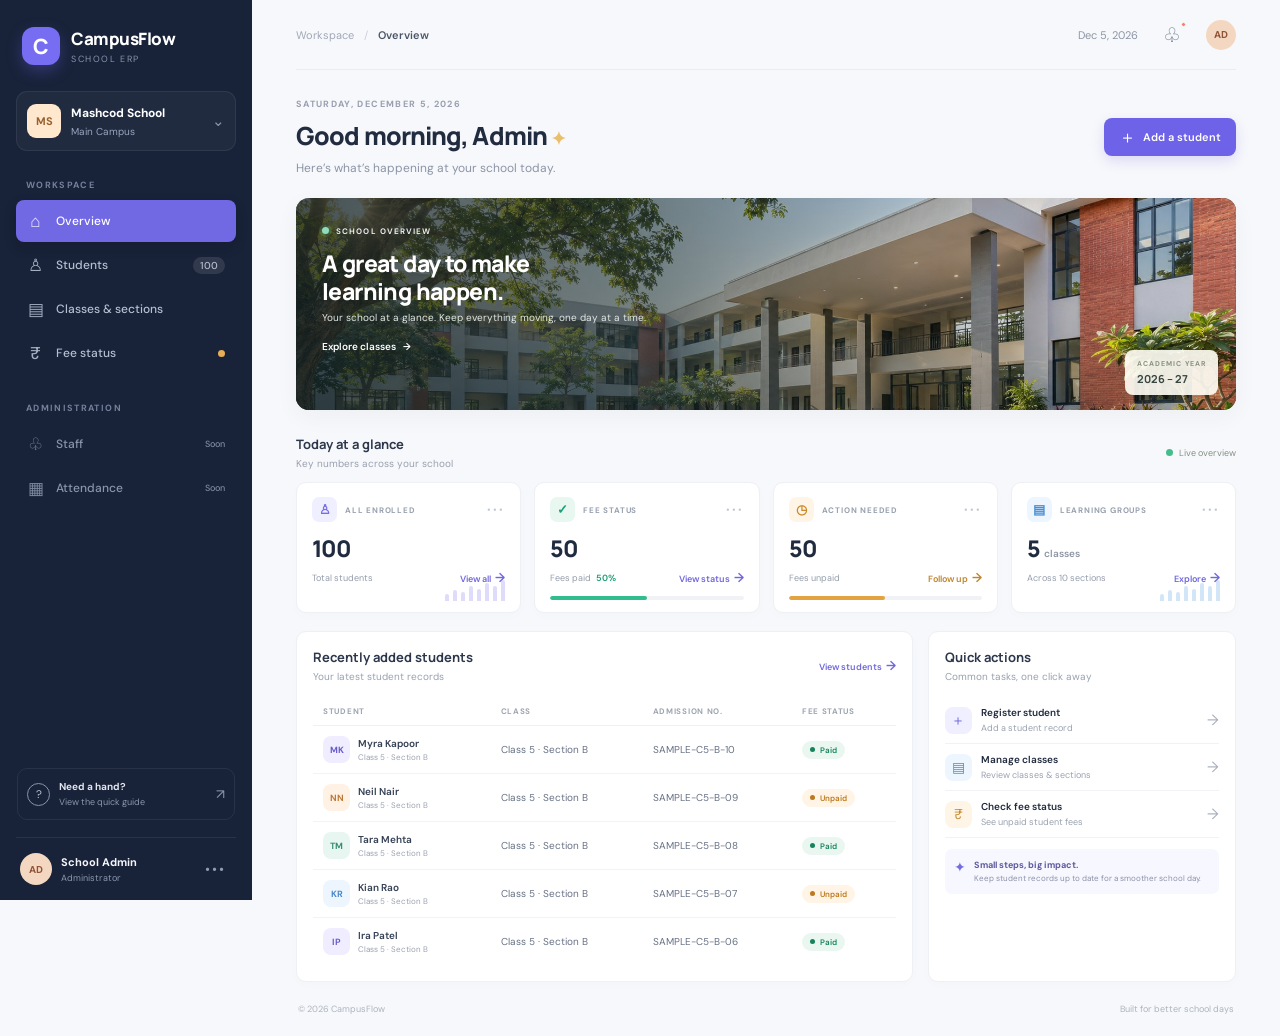
<file: frontend/prototype/index.html>
<!doctype html>
<html lang="en">
<head>
  <meta charset="utf-8">
  <meta name="viewport" content="width=device-width, initial-scale=1">
  <meta name="description" content="School ERP dashboard design prototype">
  <title>CampusFlow | School ERP</title>
  <link rel="stylesheet" href="styles.css">
</head>
<body>
  <aside class="sidebar" id="sidebar">
    <a class="brand" href="#overview" aria-label="CampusFlow home">
      <span class="brand-mark">C</span><span><strong>CampusFlow</strong><small>SCHOOL ERP</small></span>
    </a>
    <div class="school-switcher"><span class="school-avatar">MS</span><span><strong>Mashcod School</strong><small>Main Campus</small></span><span class="chevron">⌄</span></div>
    <nav class="main-nav" aria-label="Main navigation">
      <p class="nav-label">WORKSPACE</p>
      <button class="nav-item active" data-view="overview"><span class="nav-icon">⌂</span>Overview</button>
      <button class="nav-item" data-view="students"><span class="nav-icon">♙</span>Students <span class="nav-count">100</span></button>
      <button class="nav-item" data-view="classes"><span class="nav-icon">▤</span>Classes &amp; sections</button>
      <button class="nav-item" data-view="fees"><span class="nav-icon">₹</span>Fee status <span class="nav-dot"></span></button>
      <p class="nav-label nav-spaced">ADMINISTRATION</p>
      <button class="nav-item muted" title="Planned module"><span class="nav-icon">♧</span>Staff <span class="soon">Soon</span></button>
      <button class="nav-item muted" title="Planned module"><span class="nav-icon">▦</span>Attendance <span class="soon">Soon</span></button>
    </nav>
    <div class="sidebar-bottom"><div class="help-card"><span class="help-icon">?</span><div><strong>Need a hand?</strong><small>View the quick guide</small></div><span class="arrow">↗</span></div><div class="profile"><span class="profile-avatar">AD</span><span><strong>School Admin</strong><small>Administrator</small></span><button class="more" aria-label="Profile menu">•••</button></div></div>
  </aside>

  <main class="main-shell">
    <header class="topbar"><button id="menuButton" class="mobile-menu" aria-label="Open menu">☰</button><div class="breadcrumbs"><span>Workspace</span><b>/</b><strong id="breadcrumbCurrent">Overview</strong></div><div class="top-actions"><span class="today" id="todayLabel"></span><button class="icon-button" aria-label="Notifications">♧<i></i></button><span class="top-avatar">AD</span></div></header>

    <section class="view active-view" id="overviewView">
      <div class="page-heading"><div><p class="eyebrow" id="currentDate"></p><h1>Good morning, Admin <span class="wave">✦</span></h1><p class="subheading">Here’s what’s happening at your school today.</p></div><button class="button button-primary" data-go="students"><span>＋</span> Add a student</button></div>
      <section class="hero-card"><img src="assets/school-campus.jpg" alt="Modern school campus surrounded by greenery"><div class="hero-overlay"></div><div class="hero-copy"><span class="hero-tag"><span class="live-dot"></span> SCHOOL OVERVIEW</span><h2>A great day to make<br>learning happen.</h2><p>Your school at a glance. Keep everything moving, one day at a time.</p><button class="hero-link" data-go="classes">Explore classes <span>→</span></button></div><div class="hero-date"><span>ACADEMIC YEAR</span><strong>2026 – 27</strong></div></section>
      <div class="section-heading"><div><h2>Today at a glance</h2><p>Key numbers across your school</p></div><span class="updated-label"><span class="status-dot"></span> Live overview</span></div>
      <div class="stats-grid">
        <article class="stat-card"><div class="stat-top"><span class="stat-icon icon-violet">♙</span><span class="stat-kicker">ALL ENROLLED</span><span class="stat-menu">•••</span></div><strong class="stat-value">100</strong><div class="stat-bottom"><span class="stat-caption">Total students</span><button class="text-link" data-go="students">View all <span>→</span></button></div><div class="sparkline spark-purple"><i></i><i></i><i></i><i></i><i></i><i></i><i></i><i></i></div></article>
        <article class="stat-card"><div class="stat-top"><span class="stat-icon icon-green">✓</span><span class="stat-kicker">FEE STATUS</span><span class="stat-menu">•••</span></div><strong class="stat-value" id="paidCountCard">50</strong><div class="stat-bottom"><span class="stat-caption">Fees paid <em class="positive" id="paidPercent">50%</em></span><button class="text-link" data-go="fees">View status <span>→</span></button></div><div class="progress-track"><span class="progress-green" id="paidProgress" style="width:50%"></span></div></article>
        <article class="stat-card"><div class="stat-top"><span class="stat-icon icon-amber">◷</span><span class="stat-kicker">ACTION NEEDED</span><span class="stat-menu">•••</span></div><strong class="stat-value" id="unpaidCountCard">50</strong><div class="stat-bottom"><span class="stat-caption">Fees unpaid</span><button class="text-link text-amber" data-go="fees">Follow up <span>→</span></button></div><div class="progress-track"><span class="progress-amber" id="unpaidProgress" style="width:50%"></span></div></article>
        <article class="stat-card"><div class="stat-top"><span class="stat-icon icon-blue">▤</span><span class="stat-kicker">LEARNING GROUPS</span><span class="stat-menu">•••</span></div><strong class="stat-value">5 <small>classes</small></strong><div class="stat-bottom"><span class="stat-caption">Across 10 sections</span><button class="text-link" data-go="classes">Explore <span>→</span></button></div><div class="sparkline spark-blue"><i></i><i></i><i></i><i></i><i></i><i></i><i></i><i></i></div></article>
      </div>
      <div class="dashboard-grid"><section class="panel recent-panel"><div class="panel-heading"><div><h2>Recently added students</h2><p>Your latest student records</p></div><button class="text-link" data-go="students">View students <span>→</span></button></div><div class="table-wrap"><table><thead><tr><th>STUDENT</th><th>CLASS</th><th>ADMISSION NO.</th><th>FEE STATUS</th></tr></thead><tbody id="recentStudents"></tbody></table></div></section>
      <section class="panel quick-panel"><div class="panel-heading"><div><h2>Quick actions</h2><p>Common tasks, one click away</p></div></div><button class="quick-action" data-go="students"><span class="quick-icon quick-violet">＋</span><span><strong>Register student</strong><small>Add a student record</small></span><b>→</b></button><button class="quick-action" data-go="classes"><span class="quick-icon quick-blue">▤</span><span><strong>Manage classes</strong><small>Review classes &amp; sections</small></span><b>→</b></button><button class="quick-action" data-go="fees"><span class="quick-icon quick-amber">₹</span><span><strong>Check fee status</strong><small>See unpaid student fees</small></span><b>→</b></button><div class="note-card"><span>✦</span><p><strong>Small steps, big impact.</strong><br>Keep student records up to date for a smoother school day.</p></div></section></div>
      <footer class="footer">© 2026 CampusFlow <span>Built for better school days</span></footer>
    </section>

    <section class="view" id="studentsView"><div class="page-heading"><div><p class="eyebrow">SCHOOL DIRECTORY</p><h1>Students</h1><p class="subheading">Browse student records and classroom placements.</p></div><button class="button button-primary" id="addStudent"><span>＋</span> Add a student</button></div><section class="panel list-panel"><div class="filter-bar"><label class="search-box"><span>⌕</span><input id="studentSearch" placeholder="Search name or admission number"></label><select id="classFilter" aria-label="Filter by class"><option value="">All classes</option></select><select id="sectionFilter" aria-label="Filter by section"><option value="">All sections</option><option>A</option><option>B</option></select></div><div class="table-wrap"><table><thead><tr><th>STUDENT</th><th>ADMISSION NO.</th><th>CLASS &amp; SECTION</th><th>FEE STATUS</th><th>STATUS</th></tr></thead><tbody id="studentRows"></tbody></table></div><div class="table-foot"><span id="studentCount"></span><span>Prototype data · Connected API planned</span></div></section><footer class="footer">© 2026 CampusFlow <span>Built for better school days</span></footer></section>

    <section class="view" id="classesView"><div class="page-heading"><div><p class="eyebrow">ACADEMIC STRUCTURE</p><h1>Classes &amp; sections</h1><p class="subheading">Organize learners into classes and sections.</p></div><button class="button button-primary" id="addClass"><span>＋</span> Add a class</button></div><div class="class-grid" id="classCards"></div><footer class="footer">© 2026 CampusFlow <span>Built for better school days</span></footer></section>

    <section class="view" id="feesView"><div class="page-heading"><div><p class="eyebrow">PAYMENTS OVERVIEW</p><h1>Fee status</h1><p class="subheading">A clear view of paid and outstanding student fees.</p></div><span class="updated-label"><span class="status-dot"></span> All students</span></div><div class="fee-summary"><article class="fee-card fee-total"><span class="fee-icon">♙</span><small>TOTAL STUDENTS</small><strong id="feesTotal">100</strong><span>Across all classes</span></article><article class="fee-card fee-paid"><span class="fee-icon">✓</span><small>FEES PAID</small><strong id="feesPaid">50</strong><span>Students marked paid</span></article><article class="fee-card fee-unpaid"><span class="fee-icon">◷</span><small>FEES UNPAID</small><strong id="feesUnpaid">50</strong><span>Follow-up may be needed</span></article></div><section class="panel list-panel"><div class="panel-heading fee-table-heading"><div><h2>Students with unpaid fees</h2><p>Review the list and update a student’s fee status</p></div><span class="unpaid-badge" id="unpaidBadge"><i></i> 50 unpaid</span></div><div class="table-wrap"><table><thead><tr><th>STUDENT</th><th>ADMISSION NO.</th><th>CLASS &amp; SECTION</th><th>FEE STATUS</th><th></th></tr></thead><tbody id="unpaidRows"></tbody></table></div><div class="table-foot"><span id="unpaidFoot">Showing unpaid sample records</span><span>Amounts and payment history are not part of this prototype</span></div></section><footer class="footer">© 2026 CampusFlow <span>Built for better school days</span></footer></section>
  </main>
  <div id="toast" class="toast" role="status" aria-live="polite"></div>
  <script src="app.js"></script>
</body>
</html>
</file>
<file: frontend/prototype/styles.css>
@import url('https://fonts.googleapis.com/css2?family=DM+Sans:wght@400;500;600;700&family=Manrope:wght@400;500;600;700;800&display=swap');
:root{--ink:#202a3d;--muted:#8993a6;--line:#e9edf3;--paper:#f7f8fb;--white:#fff;--violet:#6e63e8;--violet-light:#f0efff;--green:#169b73;--amber:#d28a25;--blue:#4a91d8;--navy:#182238;--shadow:0 7px 24px rgba(32,42,61,.045)}*{box-sizing:border-box}body{margin:0;background:var(--paper);color:var(--ink);font-family:'DM Sans',sans-serif;font-size:14px}button,input,select{font:inherit}button{cursor:pointer}.sidebar{width:252px;position:fixed;inset:0 auto 0 0;background:var(--navy);color:#d7dced;padding:25px 16px 15px;display:flex;flex-direction:column;z-index:10}.brand{display:flex;align-items:center;gap:11px;color:#fff;text-decoration:none;padding:2px 6px 26px}.brand-mark{width:38px;height:38px;border-radius:12px;background:#766df3;color:#fff;display:grid;place-items:center;font:800 21px Manrope,sans-serif;box-shadow:0 6px 16px #6e63e852}.brand strong,.brand small,.school-switcher strong,.school-switcher small,.profile strong,.profile small{display:block}.brand strong{font:800 17px Manrope,sans-serif;letter-spacing:-.5px}.brand small{font-size:9px;letter-spacing:1.6px;color:#8895af;margin-top:3px}.school-switcher{display:flex;align-items:center;gap:10px;padding:12px 10px;background:#ffffff0b;border:1px solid #ffffff10;border-radius:11px;margin-bottom:28px}.school-avatar{height:34px;width:34px;border-radius:9px;background:#ffe8ce;color:#98602e;display:grid;place-items:center;font-weight:700;font-size:11px}.school-switcher strong{font-size:12px;color:#fff}.school-switcher small{color:#98a4bd;font-size:10px;margin-top:4px}.chevron{margin-left:auto;color:#8995ae;font-size:15px}.nav-label{font-size:9px;font-weight:700;letter-spacing:1.35px;color:#75819b;padding:0 10px;margin:0 0 9px}.nav-spaced{margin-top:28px}.nav-item{position:relative;width:100%;height:42px;border:0;background:transparent;color:#b4bfd2;border-radius:8px;display:flex;align-items:center;gap:12px;padding:0 11px;text-align:left;margin:2px 0;font-size:12px;font-weight:500}.nav-item:hover{background:#ffffff0b;color:#fff}.nav-item.active{background:#7168e4;color:#fff;box-shadow:0 5px 13px #0002}.nav-icon{width:17px;text-align:center;font-size:17px;opacity:.9}.nav-count{margin-left:auto;background:#ffffff1c;border-radius:10px;padding:2px 7px;font-size:10px}.nav-dot,.status-dot,.live-dot{width:7px;height:7px;border-radius:50%;background:#e6ae55;margin-left:auto}.nav-item.muted{color:#8995ac}.soon{margin-left:auto;font-size:9px;color:#7f8aa2}.sidebar-bottom{margin-top:auto}.help-card{display:flex;align-items:center;gap:9px;border:1px solid #ffffff13;border-radius:10px;padding:11px 9px;margin:0 1px 17px}.help-icon{width:23px;height:23px;border:1px solid #8994aa;border-radius:50%;display:grid;place-items:center;color:#bdc6d6;font-size:11px}.help-card strong,.help-card small{display:block}.help-card strong{font-size:10px;color:#e0e5ee}.help-card small{font-size:9px;color:#8b97ad;margin-top:3px}.arrow{margin-left:auto;color:#8a96ad}.profile{border-top:1px solid #ffffff13;padding:15px 4px 0;display:flex;align-items:center;gap:9px}.profile-avatar,.top-avatar{height:32px;width:32px;border-radius:50%;background:#f4d7c0;color:#8f5438;display:grid;place-items:center;font-size:10px;font-weight:700}.profile strong{color:#f4f6fa;font-size:11px}.profile small{color:#8c98ae;font-size:9px;margin-top:3px}.more{margin-left:auto;background:none;border:0;color:#909bb0;letter-spacing:2px}.main-shell{margin-left:252px;max-width:1700px;padding:0 44px}.topbar{height:70px;display:flex;align-items:center;justify-content:space-between;border-bottom:1px solid var(--line)}.breadcrumbs{font-size:11px;color:#a0a8b7;display:flex;gap:10px;align-items:center}.breadcrumbs b{font-weight:400;color:#cbd0d8}.breadcrumbs strong{color:#4b5568;font-weight:600}.top-actions{display:flex;align-items:center;gap:19px}.today{font-size:11px;color:#8c95a5}.icon-button{position:relative;border:0;background:none;color:#69758a;font-size:20px}.icon-button i{position:absolute;width:5px;height:5px;border-radius:50%;background:#ed836b;top:1px;right:1px;border:1px solid var(--paper)}.top-avatar{width:30px;height:30px}.mobile-menu{display:none}.view{display:none;padding:28px 0 0}.active-view{display:block}.page-heading{display:flex;align-items:center;justify-content:space-between;margin-bottom:22px}.eyebrow{font-size:9px;font-weight:700;letter-spacing:1.35px;color:#999fb0;margin:0 0 8px}.page-heading h1{font:800 25px Manrope,sans-serif;letter-spacing:-.9px;margin:0;color:#222c40}.subheading{color:#8b94a6;font-size:12px;margin:7px 0 0}.wave{font-size:18px;color:#eabf6b}.button{border:0;border-radius:8px;height:38px;padding:0 15px;font-size:11px;font-weight:600;display:inline-flex;align-items:center;gap:7px}.button-primary{background:var(--violet);color:white;box-shadow:0 5px 13px #6e63e833}.button-primary:hover{background:#5f54d2}.button span{font-size:17px;font-weight:400}.hero-card{height:212px;position:relative;border-radius:13px;overflow:hidden;background:#374a43;margin-bottom:25px;box-shadow:var(--shadow)}.hero-card>img{width:100%;height:100%;object-fit:cover;object-position:center 48%;display:block}.hero-overlay{position:absolute;inset:0;background:linear-gradient(90deg,rgba(19,34,37,.78) 0%,rgba(27,44,43,.58) 38%,rgba(26,42,40,.05) 82%),linear-gradient(0deg,rgba(17,31,33,.21),transparent 50%)}.hero-copy{position:absolute;left:26px;top:22px;color:#fff}.hero-tag{display:inline-flex;align-items:center;gap:7px;font-size:8px;letter-spacing:1.1px;font-weight:700;color:#e7ebea}.live-dot{margin:0;background:#8fddb9;box-shadow:0 0 0 3px #8fddb92a}.hero-copy h2{font:800 23px/1.2 Manrope,sans-serif;letter-spacing:-.6px;margin:12px 0 6px}.hero-copy p{font-size:10px;color:#e2e8e5;margin:0 0 12px}.hero-link{border:0;background:transparent;color:#fff;padding:0;font-size:10px;font-weight:600}.hero-link span{margin-left:5px}.hero-date{position:absolute;right:18px;bottom:15px;background:#fffdf4e8;padding:9px 12px;border-radius:8px;box-shadow:0 3px 9px #20302c18}.hero-date span,.hero-date strong{display:block}.hero-date span{font-size:7px;letter-spacing:1px;color:#899181;font-weight:700}.hero-date strong{font:700 11px Manrope,sans-serif;color:#37463f;margin-top:3px}.section-heading,.panel-heading{display:flex;align-items:center;justify-content:space-between}.section-heading{margin-bottom:12px}.section-heading h2,.panel-heading h2{font:700 13px Manrope,sans-serif;margin:0;color:#2d374b}.section-heading p,.panel-heading p{font-size:10px;color:#99a1af;margin:4px 0 0}.updated-label{display:inline-flex;align-items:center;gap:6px;color:#829082;font-size:9px}.status-dot{margin:0;background:#44bd8d}.stats-grid{display:grid;grid-template-columns:repeat(4,minmax(0,1fr));gap:13px}.stat-card{background:#fff;border:1px solid #edf0f4;border-radius:10px;padding:14px 15px 12px;min-height:122px;position:relative;overflow:hidden;box-shadow:0 3px 12px #26354b04}.stat-top{display:flex;align-items:center;gap:8px}.stat-icon{width:25px;height:25px;border-radius:7px;display:grid;place-items:center;font-size:13px;font-weight:700}.icon-violet{color:#786ee4;background:#f0efff}.icon-green{color:#19a078;background:#e9f7f1}.icon-amber{color:#cb8929;background:#fff5e7}.icon-blue{color:#498dd2;background:#edf6ff}.stat-kicker{font-size:8px;letter-spacing:.8px;color:#98a1af;font-weight:700}.stat-menu{margin-left:auto;letter-spacing:2px;color:#c1c7d0;font-size:10px}.stat-value{font:800 23px Manrope,sans-serif;letter-spacing:-1px;display:block;margin:10px 0 5px;color:#202b3f}.stat-value small{font:600 10px 'DM Sans';letter-spacing:0;color:#8c95a5}.stat-bottom{display:flex;align-items:center;justify-content:space-between}.stat-caption{font-size:9px;color:#949dac}.positive{color:#1b9d73;font-style:normal;font-weight:600;margin-left:3px}.text-link{background:none;border:0;padding:0;color:#7067dc;font-size:9px;font-weight:600;white-space:nowrap}.text-link span{font-size:13px;margin-left:2px}.text-amber{color:#bf842c}.sparkline{height:22px;display:flex;align-items:flex-end;gap:4px;position:absolute;right:15px;bottom:11px;opacity:.28}.sparkline i{display:block;width:4px;background:#8e83f2;border-radius:4px 4px 0 0;height:30%}.sparkline i:nth-child(2){height:49%}.sparkline i:nth-child(3){height:39%}.sparkline i:nth-child(4){height:66%}.sparkline i:nth-child(5){height:53%}.sparkline i:nth-child(6){height:80%}.sparkline i:nth-child(7){height:68%}.sparkline i:nth-child(8){height:95%}.spark-blue i{background:#66a9e8}.progress-track{height:4px;background:#f1f2f5;border-radius:4px;margin-top:10px;overflow:hidden}.progress-green,.progress-amber{height:100%;display:block;border-radius:4px}.progress-green{background:#32bd8e}.progress-amber{background:#e4a341}.dashboard-grid{display:grid;grid-template-columns:minmax(0,1.7fr) minmax(260px,.85fr);gap:15px;margin-top:18px}.panel{background:#fff;border:1px solid #edf0f4;border-radius:10px;box-shadow:0 3px 12px #26354b04}.recent-panel,.quick-panel{padding:16px}.panel-heading{margin-bottom:14px}.table-wrap{overflow-x:auto}table{width:100%;border-collapse:collapse;white-space:nowrap}th{text-align:left;font-size:8px;letter-spacing:.7px;color:#9da5b1;font-weight:700;padding:9px 10px;border-bottom:1px solid #edf0f4}td{padding:10px;border-bottom:1px solid #f1f3f6;font-size:10px;color:#667185}tbody tr:last-child td{border-bottom:0}.student-cell{display:flex;align-items:center;gap:8px}.student-cell strong,.student-cell small{display:block}.student-cell strong{color:#344054;font-size:10px;font-weight:600}.student-cell small{color:#9aa2af;font-size:8px;margin-top:2px}.student-avatar{width:27px;height:27px;border-radius:8px;display:grid;place-items:center;font-weight:700;font-size:9px;color:#685acb;background:#efedff}.student-avatar.color-1{background:#fff1e4;color:#bf7835}.student-avatar.color-2{background:#e8f6f2;color:#378d71}.student-avatar.color-3{background:#edf5ff;color:#4988c7}.status-pill{padding:4px 8px;border-radius:10px;font-size:8px;font-weight:600;display:inline-flex;align-items:center;gap:5px}.status-pill:before{content:'';width:5px;height:5px;border-radius:50%;background:currentColor}.paid-pill{background:#eaf7f1;color:#16835e}.unpaid-pill{background:#fff4e5;color:#bd7a1c}.active-pill{background:#edf7f2;color:#15815e}.quick-panel{padding-bottom:12px}.quick-action{width:100%;display:flex;align-items:center;text-align:left;gap:9px;background:#fff;border:0;padding:9px 0;border-bottom:1px solid #f0f2f5;color:var(--ink)}.quick-action>span:nth-child(2){flex:1}.quick-action strong,.quick-action small{display:block}.quick-action strong{font-size:10px;font-weight:600}.quick-action small{font-size:9px;color:#99a2b0;margin-top:3px}.quick-action>b{font-size:15px;color:#a9b0bd;font-weight:400}.quick-icon{width:27px;height:27px;border-radius:8px;display:grid;place-items:center;font-size:14px}.quick-violet{background:#f0efff;color:#6d63df}.quick-blue{background:#edf6ff;color:#4b91d3}.quick-amber{background:#fff5e7;color:#c68a2e}.note-card{display:flex;gap:8px;background:#f7f7ff;border-radius:7px;margin-top:11px;padding:9px;color:#746ce0}.note-card p{font-size:8px;line-height:1.6;color:#8c91a7;margin:0}.note-card strong{font-size:9px;color:#5f5a9e}.footer{display:flex;justify-content:space-between;color:#adb4bf;font-size:9px;padding:21px 2px}.list-panel{overflow:hidden}.filter-bar{display:flex;gap:9px;padding:13px 14px;border-bottom:1px solid #edf0f4}.search-box{height:34px;display:flex;align-items:center;gap:7px;border:1px solid #e6eaf0;border-radius:7px;padding:0 10px;flex:1;max-width:350px;color:#9aa3b3}.search-box span{font-size:18px}.search-box input{border:0;outline:0;width:100%;font-size:10px;color:#39445a}.filter-bar select{border:1px solid #e6eaf0;background:#fff;border-radius:7px;padding:0 10px;color:#667185;font-size:10px;min-width:118px}.table-foot{border-top:1px solid #edf0f4;padding:11px 14px;display:flex;justify-content:space-between;color:#a0a8b4;font-size:9px}.class-grid{display:grid;grid-template-columns:repeat(3,minmax(0,1fr));gap:13px}.class-card{background:#fff;border:1px solid #edf0f4;border-radius:10px;padding:16px;box-shadow:var(--shadow)}.class-card-head{display:flex;align-items:center;justify-content:space-between}.class-symbol{width:32px;height:32px;border-radius:9px;background:#f0efff;color:#6f65dd;display:grid;place-items:center;font-size:15px}.class-number{font-size:9px;color:#a0a6b0}.class-card h3{font:700 14px Manrope,sans-serif;margin:12px 0 4px}.class-card>p{color:#9aa2b0;font-size:9px;margin:0}.class-metrics{display:flex;gap:17px;margin:14px 0;padding:11px 0;border-top:1px solid #f0f2f5;border-bottom:1px solid #f0f2f5}.class-metrics strong,.class-metrics small{display:block}.class-metrics strong{font:700 13px Manrope}.class-metrics small{font-size:8px;color:#a0a8b4;margin-top:3px}.section-row{display:flex;justify-content:space-between;padding:5px 0;font-size:9px;color:#737e91}.section-row b{font-weight:600;color:#48546a}.fee-summary{display:grid;grid-template-columns:repeat(3,1fr);gap:13px;margin-bottom:16px}.fee-card{position:relative;border:1px solid #edf0f4;border-radius:10px;background:#fff;padding:16px 18px;box-shadow:var(--shadow)}.fee-icon{height:27px;width:27px;border-radius:8px;display:grid;place-items:center;font-size:14px;margin-bottom:10px}.fee-total .fee-icon{background:#f0efff;color:#6b63df}.fee-paid .fee-icon{background:#eaf7f1;color:#15835f}.fee-unpaid .fee-icon{background:#fff4e5;color:#c07c20}.fee-card small,.fee-card strong,.fee-card>span:last-child{display:block}.fee-card small{font-size:8px;letter-spacing:.7px;color:#98a1af;font-weight:700}.fee-card strong{font:800 24px Manrope,sans-serif;margin:5px 0 2px}.fee-card>span:last-child{font-size:9px;color:#98a1af}.fee-table-heading{padding:14px 15px 0}.unpaid-badge{background:#fff5e8;color:#bd7a20;border-radius:12px;padding:5px 8px;font-size:9px}.unpaid-badge i{display:inline-block;width:5px;height:5px;border-radius:50%;background:#d99431;margin-right:4px;vertical-align:1px}.mark-paid{background:#eef8f3;border:1px solid #d9efe4;color:#188260;border-radius:6px;padding:5px 8px;font-size:8px;font-weight:600}.toast{position:fixed;bottom:20px;left:50%;transform:translate(-50%,20px);background:#1f2c40;color:#fff;padding:10px 16px;border-radius:8px;font-size:11px;box-shadow:0 8px 25px #15233b33;opacity:0;pointer-events:none;transition:.2s;z-index:30}.toast.show{opacity:1;transform:translate(-50%,0)}.empty-state{padding:22px;color:#929aaa;text-align:center!important}
@media(max-width:1150px){.main-shell{padding:0 28px}.stats-grid{grid-template-columns:repeat(2,1fr)}.class-grid{grid-template-columns:repeat(2,1fr)}}@media(max-width:820px){.sidebar{transform:translateX(-100%);transition:transform .22s}.sidebar.open{transform:translateX(0);box-shadow:10px 0 35px #18223842}.main-shell{margin-left:0;padding:0 22px}.mobile-menu{display:block;background:none;border:0;color:#546176;font-size:19px;margin-right:10px}.topbar{justify-content:flex-start}.breadcrumbs{flex:1}.top-actions{gap:10px}.dashboard-grid{grid-template-columns:1fr}.hero-date{display:none}}@media(max-width:560px){.main-shell{padding:0 14px}.topbar{height:58px}.today{display:none}.view{padding-top:20px}.page-heading{align-items:flex-start;gap:10px}.page-heading h1{font-size:21px}.page-heading>.button{padding:0 10px;font-size:9px}.subheading{max-width:250px;line-height:1.5}.hero-card{height:205px}.hero-copy{left:18px;top:20px}.hero-copy h2{font-size:20px}.hero-copy p{max-width:220px;line-height:1.5}.hero-overlay{background:linear-gradient(90deg,rgba(19,34,37,.78),rgba(27,44,43,.48) 70%,rgba(26,42,40,.1))}.stats-grid{gap:8px}.stat-card{padding:12px 10px;min-height:119px}.stat-kicker{font-size:7px}.stat-value{font-size:21px}.stat-caption{font-size:8px}.text-link{font-size:8px}.class-grid{grid-template-columns:1fr}.fee-summary{gap:7px}.fee-card{padding:12px 10px}.fee-card strong{font-size:19px}.fee-card small{font-size:7px}.fee-card>span:last-child{font-size:8px}.filter-bar{flex-wrap:wrap}.search-box{max-width:none;flex-basis:100%}.filter-bar select{flex:1;min-width:0;height:33px}.table-foot{gap:10px;line-height:1.4}.footer{font-size:8px}.recent-panel,.quick-panel{padding:12px}.section-heading h2,.panel-heading h2{font-size:12px}}
</file>
